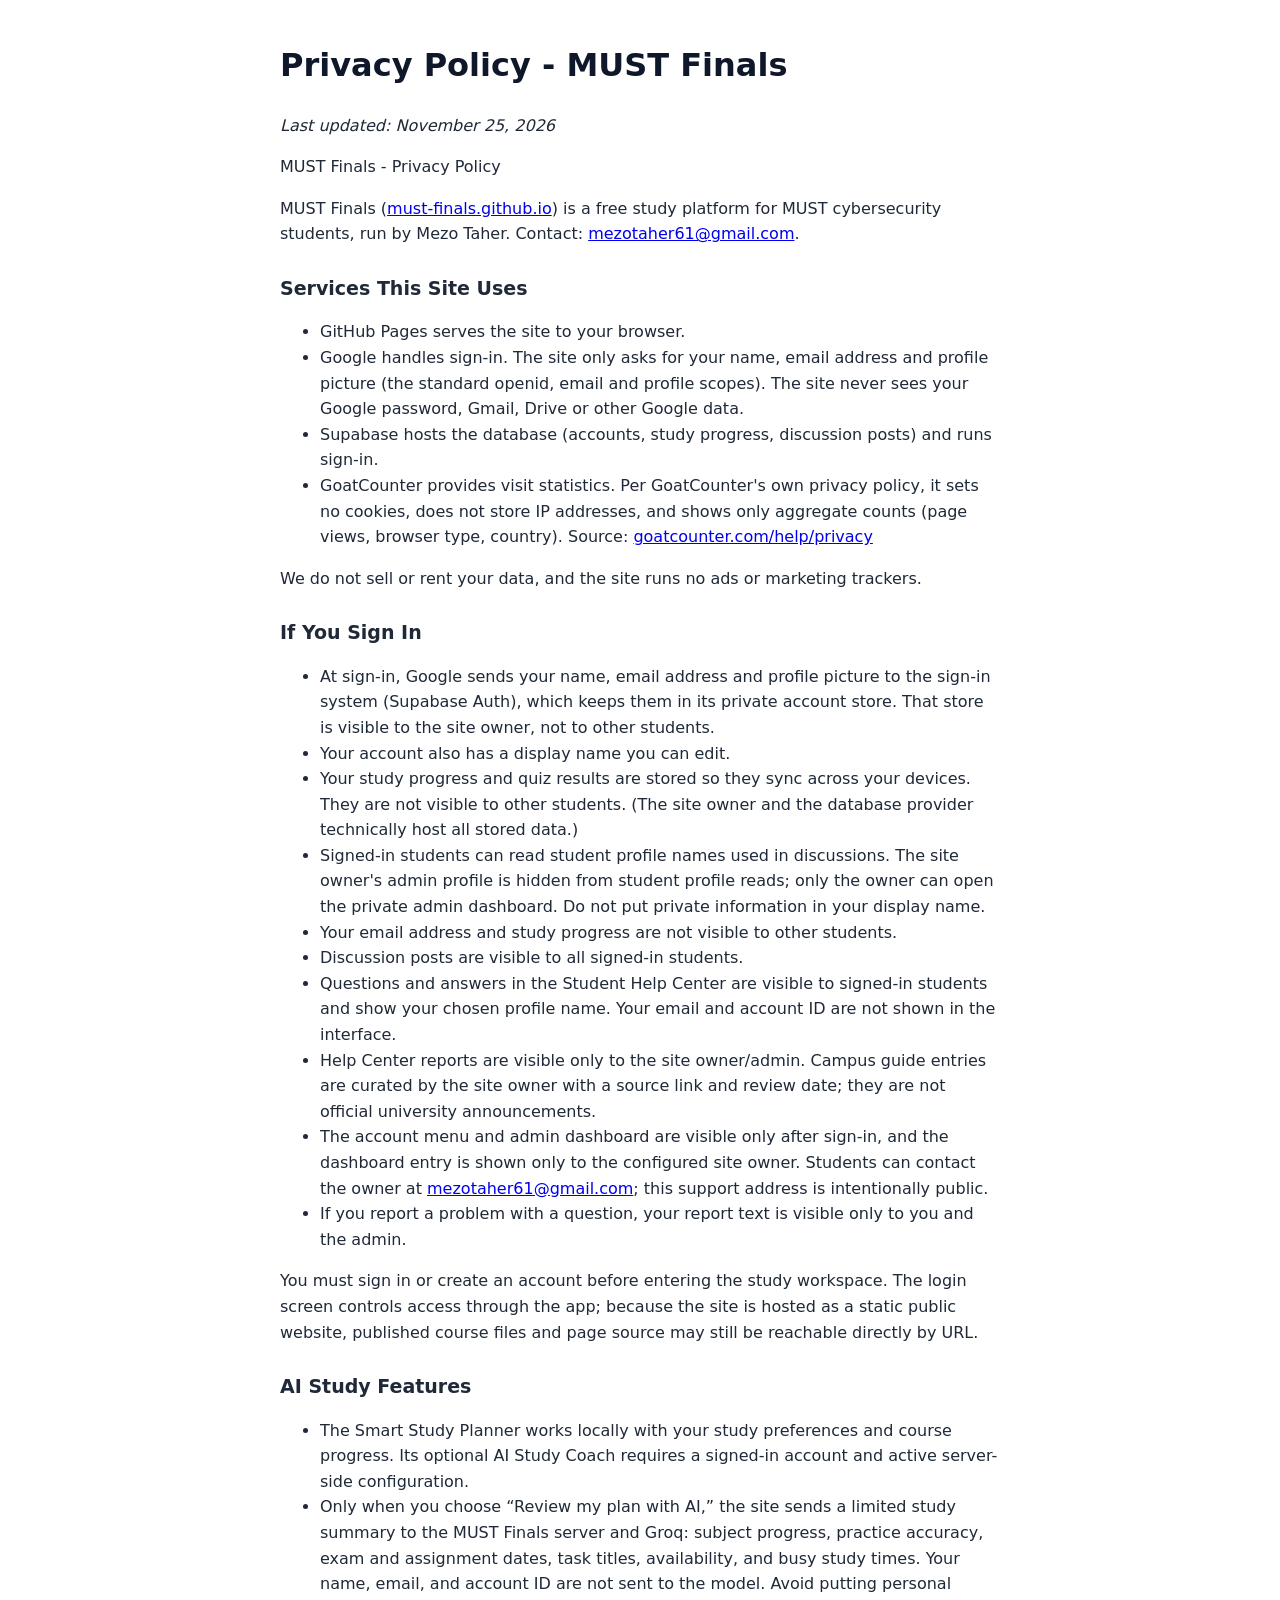
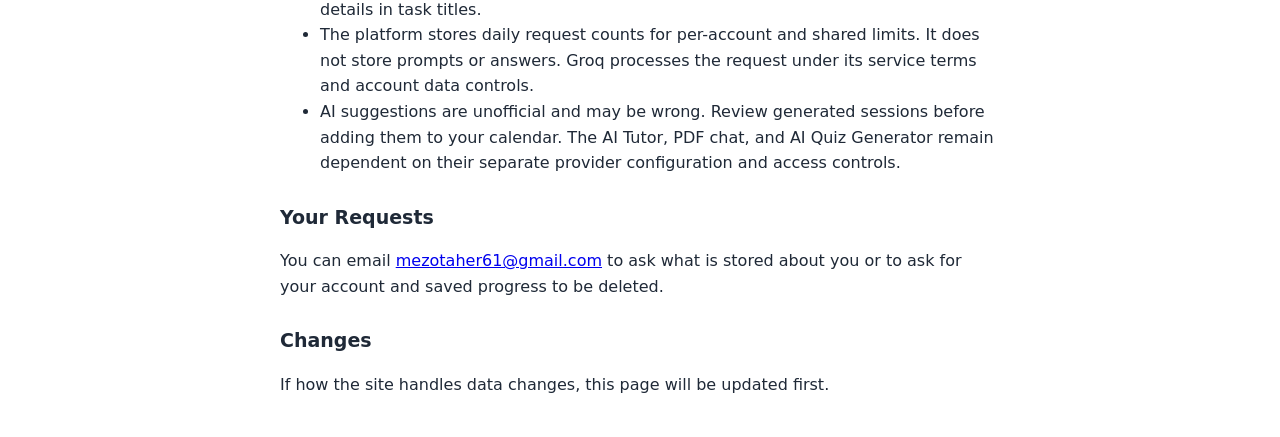
<file: privacy.html>
<!DOCTYPE html>
<html lang="en">
<head>
<meta charset="UTF-8">
<meta name="viewport" content="width=device-width, initial-scale=1.0">
<title>Privacy Policy - MUST Finals</title>
<style>body{font-family:system-ui,sans-serif;max-width:720px;margin:40px auto;padding:0 16px;line-height:1.6;color:#1f2937}h1{color:#0f172a}h2{font-size:19px;margin-top:26px}</style>
</head>
<body>
<h1>Privacy Policy - MUST Finals</h1>
<p><em>Last updated: November 25, 2026</em></p>
<p>MUST Finals - Privacy Policy</p>
<p>MUST Finals (<a href="https://must-finals.github.io/">must-finals.github.io</a>) is a free study platform for MUST cybersecurity students, run by Mezo Taher. Contact: <a href="mailto:mezotaher61@gmail.com">mezotaher61@gmail.com</a>.</p>
<h2>Services This Site Uses</h2>
<ul>
<li>GitHub Pages serves the site to your browser.</li>
<li>Google handles sign-in. The site only asks for your name, email address and profile picture (the standard openid, email and profile scopes). The site never sees your Google password, Gmail, Drive or other Google data.</li>
<li>Supabase hosts the database (accounts, study progress, discussion posts) and runs sign-in.</li>
<li>GoatCounter provides visit statistics. Per GoatCounter's own privacy policy, it sets no cookies, does not store IP addresses, and shows only aggregate counts (page views, browser type, country). Source: <a href="https://www.goatcounter.com/help/privacy">goatcounter.com/help/privacy</a></li>
</ul>
<p>We do not sell or rent your data, and the site runs no ads or marketing trackers.</p>
<h2>If You Sign In</h2>
<ul>
<li>At sign-in, Google sends your name, email address and profile picture to the sign-in system (Supabase Auth), which keeps them in its private account store. That store is visible to the site owner, not to other students.</li>
<li>Your account also has a display name you can edit.</li>
<li>Your study progress and quiz results are stored so they sync across your devices. They are not visible to other students. (The site owner and the database provider technically host all stored data.)</li>
<li>Signed-in students can read student profile names used in discussions. The site owner's admin profile is hidden from student profile reads; only the owner can open the private admin dashboard. Do not put private information in your display name.</li>
<li>Your email address and study progress are not visible to other students.</li>
<li>Discussion posts are visible to all signed-in students.</li>
<li>Questions and answers in the Student Help Center are visible to signed-in students and show your chosen profile name. Your email and account ID are not shown in the interface.</li>
<li>Help Center reports are visible only to the site owner/admin. Campus guide entries are curated by the site owner with a source link and review date; they are not official university announcements.</li>
<li>The account menu and admin dashboard are visible only after sign-in, and the dashboard entry is shown only to the configured site owner. Students can contact the owner at <a href="mailto:mezotaher61@gmail.com">mezotaher61@gmail.com</a>; this support address is intentionally public.</li>
<li>If you report a problem with a question, your report text is visible only to you and the admin.</li>
</ul>
<p>You must sign in or create an account before entering the study workspace. The login screen controls access through the app; because the site is hosted as a static public website, published course files and page source may still be reachable directly by URL.</p>
<h2>AI Study Features</h2>
<ul>
<li>The Smart Study Planner works locally with your study preferences and course progress. Its optional AI Study Coach requires a signed-in account and active server-side configuration.</li>
<li>Only when you choose “Review my plan with AI,” the site sends a limited study summary to the MUST Finals server and Groq: subject progress, practice accuracy, exam and assignment dates, task titles, availability, and busy study times. Your name, email, and account ID are not sent to the model. Avoid putting personal details in task titles.</li>
<li>The platform stores daily request counts for per-account and shared limits. It does not store prompts or answers. Groq processes the request under its service terms and account data controls.</li>
<li>AI suggestions are unofficial and may be wrong. Review generated sessions before adding them to your calendar. The AI Tutor, PDF chat, and AI Quiz Generator remain dependent on their separate provider configuration and access controls.</li>
</ul>
<h2>Your Requests</h2>
<p>You can email <a href="mailto:mezotaher61@gmail.com">mezotaher61@gmail.com</a> to ask what is stored about you or to ask for your account and saved progress to be deleted.</p>
<h2>Changes</h2>
<p>If how the site handles data changes, this page will be updated first.</p>
</body>
</html>
</file>
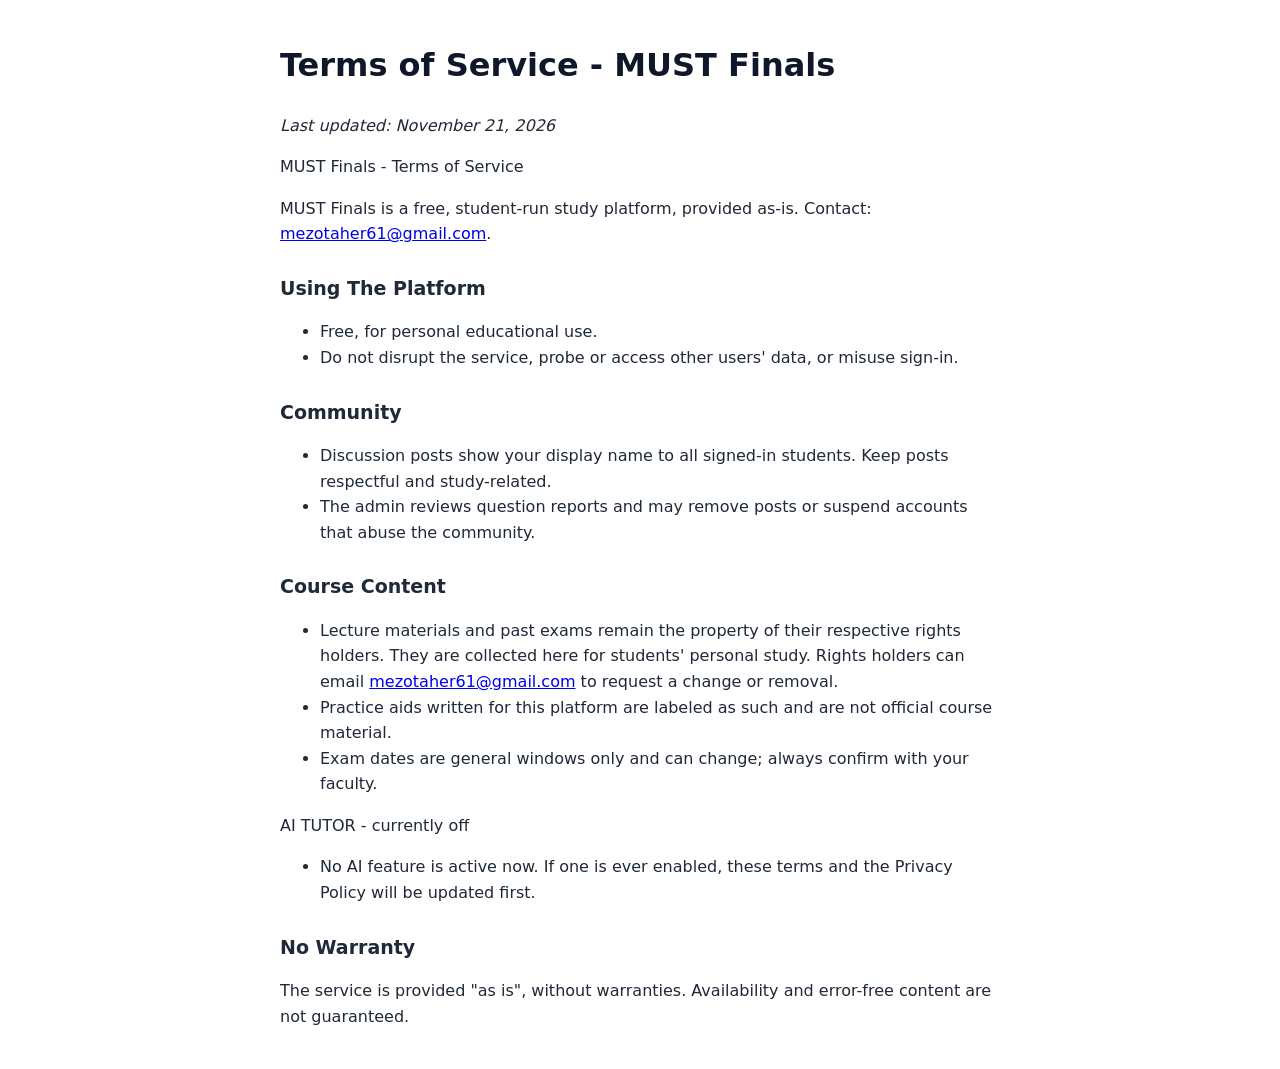
<file: terms.html>
<!DOCTYPE html>
<html lang="en">
<head>
<meta charset="UTF-8">
<meta name="viewport" content="width=device-width, initial-scale=1.0">
<title>Terms of Service - MUST Finals</title>
<style>body{font-family:system-ui,sans-serif;max-width:720px;margin:40px auto;padding:0 16px;line-height:1.6;color:#1f2937}h1{color:#0f172a}h2{font-size:19px;margin-top:26px}</style>
</head>
<body>
<h1>Terms of Service - MUST Finals</h1>
<p><em>Last updated: November 21, 2026</em></p>
<p>MUST Finals - Terms of Service</p>
<p>MUST Finals is a free, student-run study platform, provided as-is. Contact: <a href="mailto:mezotaher61@gmail.com">mezotaher61@gmail.com</a>.</p>
<h2>Using The Platform</h2>
<ul>
<li>Free, for personal educational use.</li>
<li>Do not disrupt the service, probe or access other users' data, or misuse sign-in.</li>
</ul>
<h2>Community</h2>
<ul>
<li>Discussion posts show your display name to all signed-in students. Keep posts respectful and study-related.</li>
<li>The admin reviews question reports and may remove posts or suspend accounts that abuse the community.</li>
</ul>
<h2>Course Content</h2>
<ul>
<li>Lecture materials and past exams remain the property of their respective rights holders. They are collected here for students' personal study. Rights holders can email <a href="mailto:mezotaher61@gmail.com">mezotaher61@gmail.com</a> to request a change or removal.</li>
<li>Practice aids written for this platform are labeled as such and are not official course material.</li>
<li>Exam dates are general windows only and can change; always confirm with your faculty.</li>
</ul>
<p>AI TUTOR - currently off</p>
<ul>
<li>No AI feature is active now. If one is ever enabled, these terms and the Privacy Policy will be updated first.</li>
</ul>
<h2>No Warranty</h2>
<p>The service is provided "as is", without warranties. Availability and error-free content are not guaranteed.</p>
</body>
</html>
</file>
